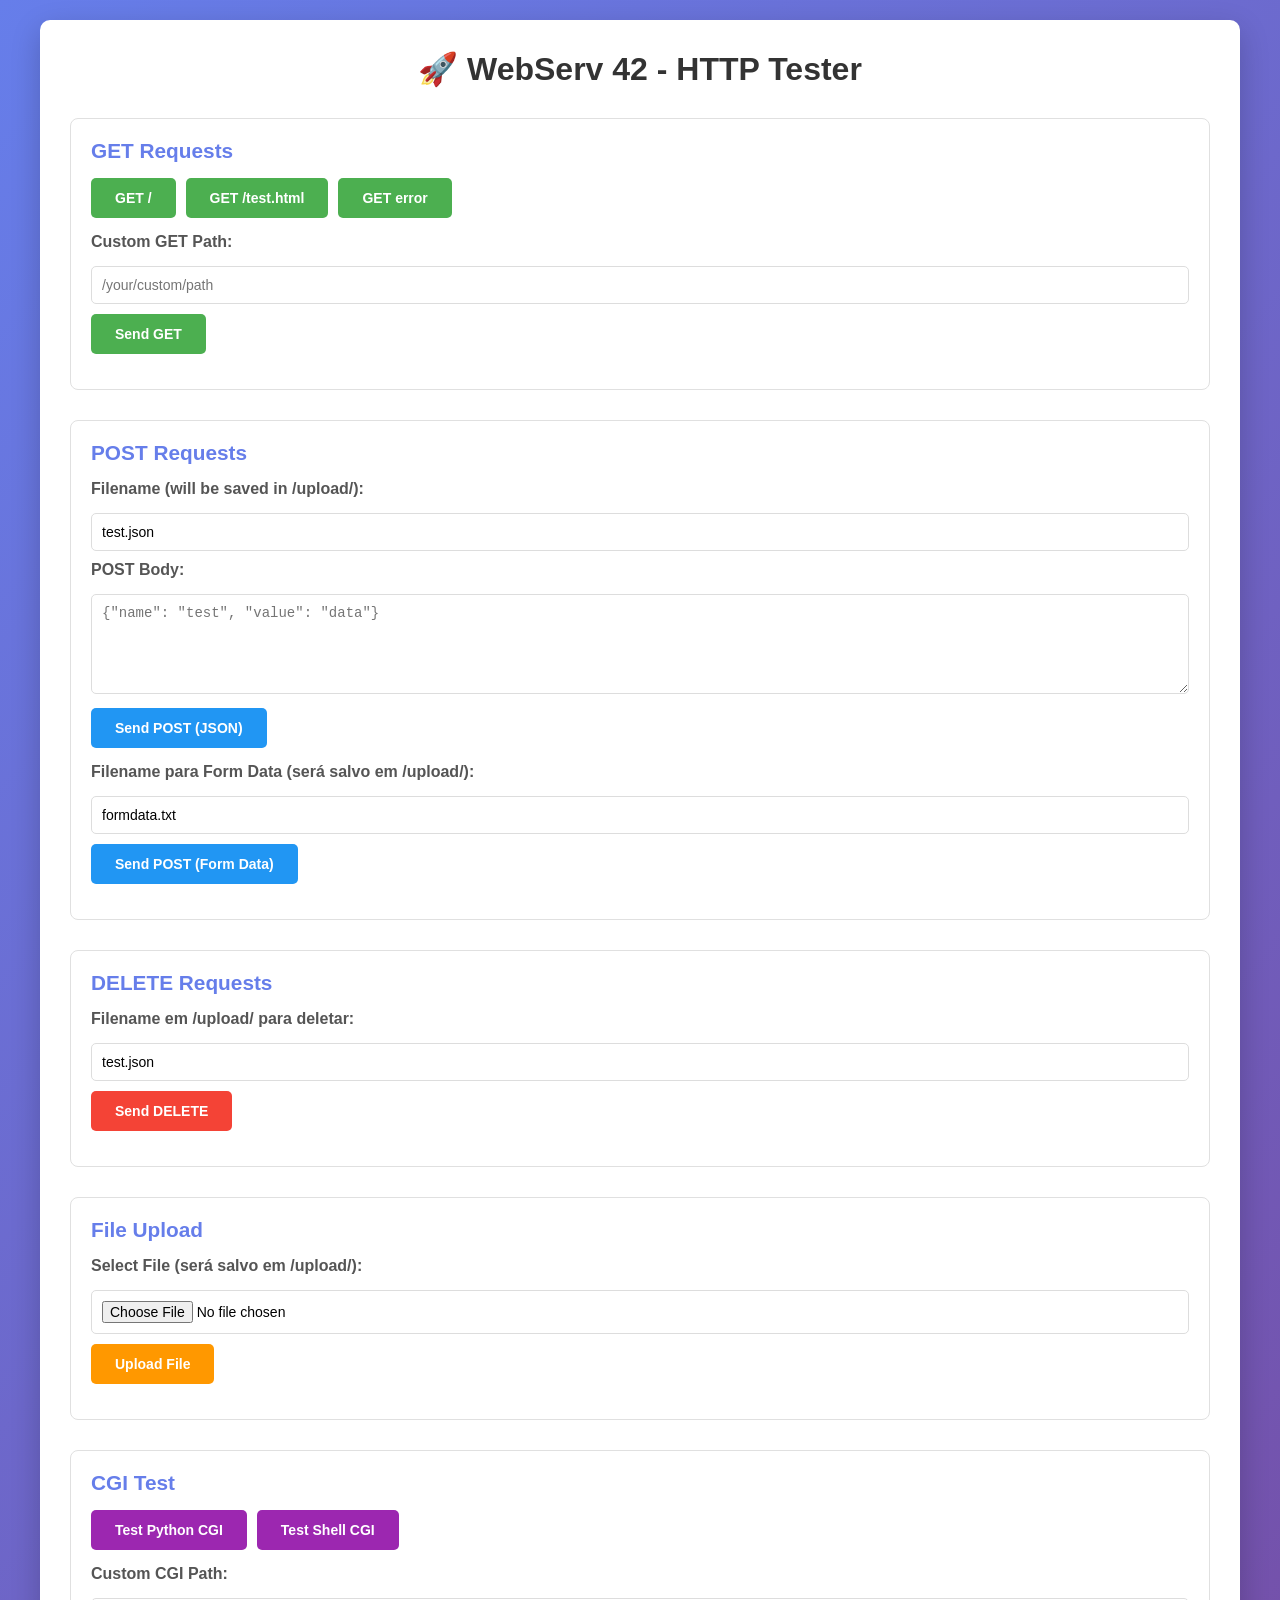
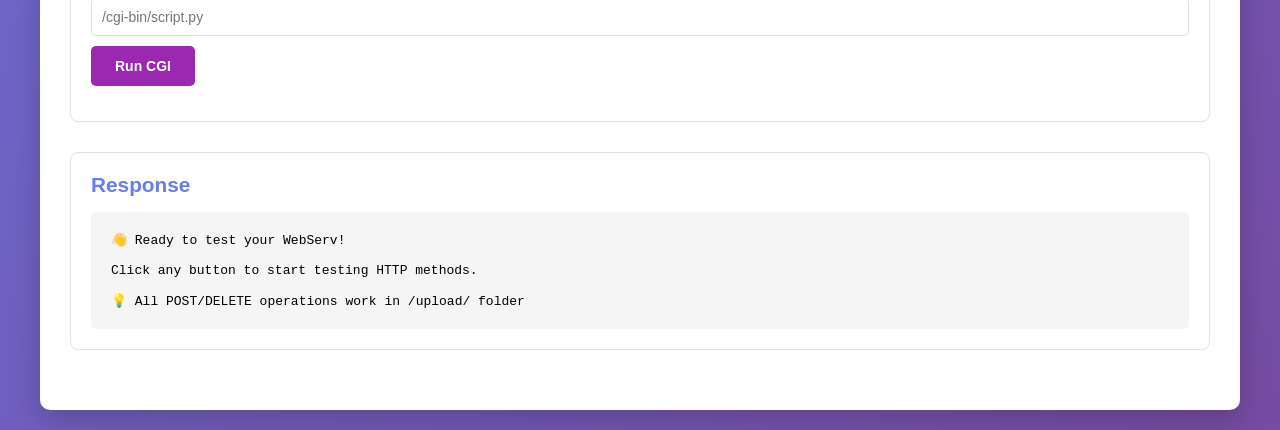
<file: webServ_42/www/html/index.html>
<!DOCTYPE html>
<html lang="en">
<head>
    <meta charset="UTF-8">
    <meta name="viewport" content="width=device-width, initial-scale=1.0">
    <title>Webserver</title>
    <link rel="stylesheet" href="./css/body.css">
</head>
<body>
     <div class="container">
        <h1>🚀 WebServ 42 - HTTP Tester</h1>
        
        <!-- GET Methods -->
        <div class="section">
            <h2>GET Requests</h2>
            <div class="button-group">
                <button class="btn-get" onclick="testGet('/')">GET /</button>
                <button class="btn-get" onclick="testGet('/test.html')">GET /test.html</button>
                <button class="btn-get" onclick="testGet('/404.html')">GET error</button>
            </div>
            <div class="input-group">
                <label>Custom GET Path:</label>
                <input type="text" id="customGetPath" placeholder="/your/custom/path">
                <button class="btn-get" onclick="testCustomGet()">Send GET</button>
            </div>
        </div>

        <!-- POST Methods -->
        <div class="section">
            <h2>POST Requests</h2>
            <div class="input-group">
                <label>Filename (will be saved in /upload/):</label>
                <input type="text" id="postFilename" value="test.json" placeholder="filename.json">
                <label>POST Body:</label>
                <textarea id="postBody" placeholder='{"name": "test", "value": "data"}'></textarea>
                <button class="btn-post" onclick="testPost()">Send POST (JSON)</button>
            </div>
            <div class="input-group">
                <label>Filename para Form Data (será salvo em /upload/):</label>
                <input type="text" id="postFormFilename" value="formdata.txt" placeholder="formdata.txt">
                <button class="btn-post" onclick="testPostForm()">Send POST (Form Data)</button>
            </div>
        </div>

        <!-- DELETE Methods -->
        <div class="section">
            <h2>DELETE Requests</h2>
            <div class="input-group">
                <label>Filename em /upload/ para deletar:</label>
                <input type="text" id="deleteFilename" value="test.json" placeholder="filename.json">
                <button class="btn-delete" onclick="testDelete()">Send DELETE</button>
            </div>
        </div>

        <!-- File Upload -->
        <div class="section">
            <h2>File Upload</h2>
            <div class="input-group">
                <label>Select File (será salvo em /upload/):</label>
                <input type="file" id="fileUpload">
                <button class="btn-upload" onclick="testFileUpload()">Upload File</button>
            </div>
        </div>

        <!-- CGI Test -->
        <div class="section">
            <h2>CGI Test</h2>
            <div class="button-group">
                <button class="btn-cgi" onclick="testCGI('/cgi-bin/test.py')">Test Python CGI</button>
                <button class="btn-cgi" onclick="testCGI('/cgi-bin/test.sh')">Test Shell CGI</button>
            </div>
            <div class="input-group">
                <label>Custom CGI Path:</label>
                <input type="text" id="cgiPath" placeholder="/cgi-bin/script.py">
                <button class="btn-cgi" onclick="testCustomCGI()">Run CGI</button>
            </div>
        </div>

        <!-- Response Display -->
        <div class="section">
            <h2>Response</h2>
            <div id="response">Waiting for request...</div>
        </div>
    </div>

    <script src="./js/tests.js"></script>
</body>
</html>
</file>
<file: webServ_42/www/html/css/body.css>
* {
            margin: 0;
            padding: 0;
            box-sizing: border-box;
        }
        body {
            font-family: 'Segoe UI', Tahoma, Geneva, Verdana, sans-serif;
            background: linear-gradient(135deg, #667eea 0%, #764ba2 100%);
            min-height: 100vh;
            padding: 20px;
        }
        .container {
            max-width: 1200px;
            margin: 0 auto;
            background: white;
            border-radius: 10px;
            padding: 30px;
            box-shadow: 0 10px 30px rgba(0,0,0,0.2);
        }
        h1 {
            color: #333;
            margin-bottom: 30px;
            text-align: center;
        }
        .section {
            margin-bottom: 30px;
            padding: 20px;
            border: 1px solid #e0e0e0;
            border-radius: 8px;
        }
        .section h2 {
            color: #667eea;
            margin-bottom: 15px;
            font-size: 1.3em;
        }
        .button-group {
            display: flex;
            gap: 10px;
            flex-wrap: wrap;
            margin-bottom: 15px;
        }
        button {
            padding: 12px 24px;
            font-size: 14px;
            border: none;
            border-radius: 5px;
            cursor: pointer;
            transition: all 0.3s;
            font-weight: 600;
        }
        .btn-get { background: #4CAF50; color: white; }
        .btn-post { background: #2196F3; color: white; }
        .btn-delete { background: #f44336; color: white; }
        .btn-upload { background: #FF9800; color: white; }
        .btn-cgi { background: #9C27B0; color: white; }
        
        button:hover {
            opacity: 0.8;
            transform: translateY(-2px);
            box-shadow: 0 5px 15px rgba(0,0,0,0.2);
        }
        button:active {
            transform: translateY(0);
        }
        input[type="text"], input[type="file"], textarea {
            width: 100%;
            padding: 10px;
            margin: 10px 0;
            border: 1px solid #ddd;
            border-radius: 5px;
            font-size: 14px;
        }
        textarea {
            min-height: 100px;
            resize: vertical;
        }
        #response {
            background: #f5f5f5;
            padding: 20px;
            border-radius: 5px;
            white-space: pre-wrap;
            word-wrap: break-word;
            font-family: 'Courier New', monospace;
            font-size: 13px;
            max-height: 400px;
            overflow-y: auto;
        }
        .status {
            padding: 5px 10px;
            border-radius: 3px;
            display: inline-block;
            margin-bottom: 10px;
            font-weight: bold;
        }
        .status-success { background: #4CAF50; color: white; }
        .status-error { background: #f44336; color: white; }
        .status-info { background: #2196F3; color: white; }
        .input-group {
            margin-bottom: 15px;
        }
        label {
            display: block;
            margin-bottom: 5px;
            font-weight: 600;
            color: #555;
        }
</file>
